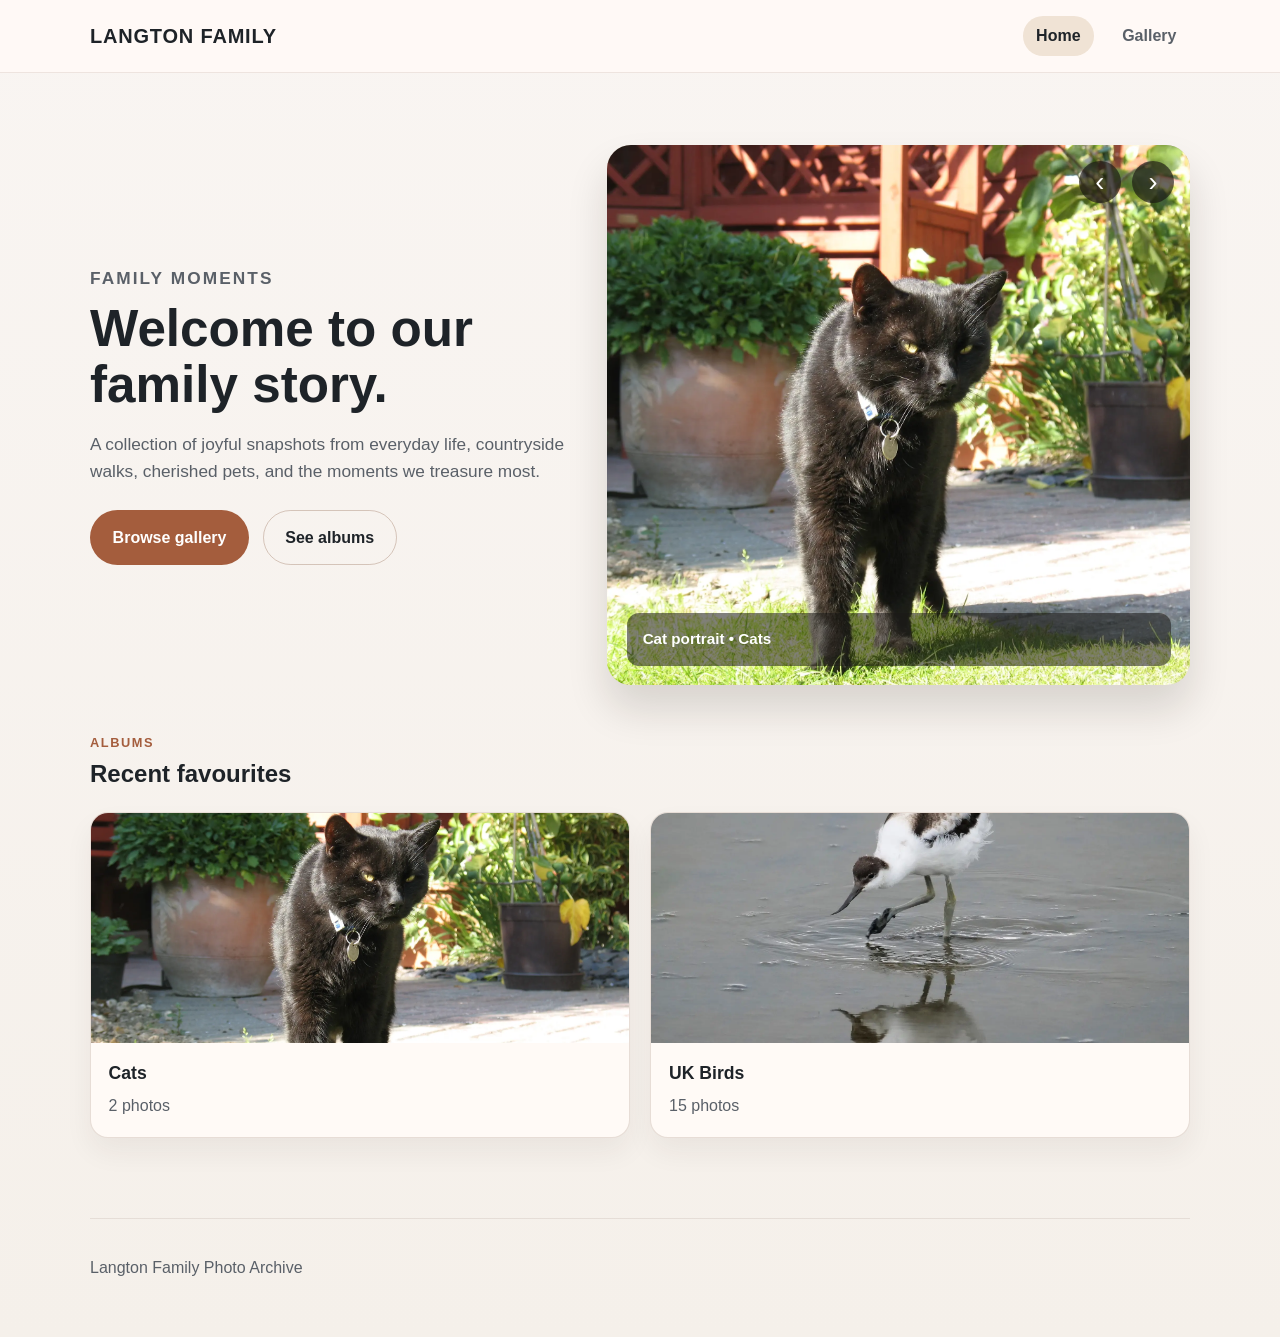
<file: index.html>
<!DOCTYPE html>
<html lang="en">
  <head>
    <meta charset="UTF-8" />
    <meta name="viewport" content="width=device-width, initial-scale=1.0" />
    <meta
      name="description"
      content="Langton family photo website with a slideshow and gallery of cherished memories."
    />
    <title>Langton Family | Home</title>
    <link rel="stylesheet" href="assets/css/styles.css" />
  </head>
  <body>
    <header class="site-header">
      <div class="container nav-wrap">
        <a class="brand" href="index.html">Langton Family</a>
        <nav class="main-nav" aria-label="Main navigation">
          <a class="active" href="index.html">Home</a>
          <a href="gallery.html">Gallery</a>
        </nav>
      </div>
    </header>

    <main>
      <section class="hero">
        <div class="container hero-content">
          <div class="hero-text">
            <p class="eyebrow">Family moments</p>
            <h1>Welcome to our family story.</h1>
            <p>
              A collection of joyful snapshots from everyday life, countryside walks,
              cherished pets, and the moments we treasure most.
            </p>
            <div class="cta-group">
              <a class="button primary" href="gallery.html">Browse gallery</a>
              <a class="button secondary" href="gallery.html?album=uk_birds">See albums</a>
            </div>
          </div>
          <div class="slideshow-shell" aria-live="polite">
            <div class="slideshow-controls">
              <button id="slideshow-prev" class="icon-button" aria-label="Previous photo">
                ‹
              </button>
              <button id="slideshow-next" class="icon-button" aria-label="Next photo">
                ›
              </button>
            </div>
            <img
              id="slideshow-image"
              src=""
              alt="Featured family photo"
            />
            <div class="slideshow-caption-box">
              <p id="slideshow-caption">Loading slideshow…</p>
            </div>
          </div>
        </div>
      </section>

      <section class="album-preview">
        <div class="container">
          <div class="section-heading">
            <p class="eyebrow">Albums</p>
            <h2>Recent favourites</h2>
          </div>
          <div id="album-cards" class="album-cards" aria-live="polite"></div>
        </div>
      </section>
    </main>

    <footer class="site-footer">
      <div class="container footer-wrap">
        <p>Langton Family Photo Archive</p>
      </div>
    </footer>

    <script src="assets/js/site.js"></script>
  </body>
</html>
</file>
<file: assets/css/styles.css>
:root {
  --bg: #f5f0ea;
  --panel: #fffaf6;
  --panel-strong: #f0e3d5;
  --ink: #1e2328;
  --muted: #5a6068;
  --accent: #a45d3d;
  --accent-dark: #7d452c;
  --shadow: rgba(25, 18, 12, 0.14);
}

* {
  box-sizing: border-box;
}

html {
  scroll-behavior: smooth;
}

body {
  margin: 0;
  font-family: "Segoe UI", Tahoma, sans-serif;
  background: linear-gradient(180deg, #f9f5f2 0%, var(--bg) 100%);
  color: var(--ink);
  line-height: 1.6;
}

a {
  color: inherit;
  text-decoration: none;
}

img {
  max-width: 100%;
  display: block;
}

button {
  font: inherit;
}

.container {
  width: min(1100px, calc(100% - 2rem));
  margin: 0 auto;
}

.site-header {
  background: rgba(255, 250, 246, 0.88);
  backdrop-filter: blur(8px);
  border-bottom: 1px solid rgba(112, 82, 60, 0.12);
  position: sticky;
  top: 0;
  z-index: 40;
}

.nav-wrap {
  display: flex;
  align-items: center;
  justify-content: space-between;
  gap: 1rem;
  min-height: 72px;
}

.brand {
  font-size: 1.25rem;
  font-weight: 700;
  letter-spacing: 0.04em;
  text-transform: uppercase;
}

.main-nav {
  display: flex;
  align-items: center;
  gap: 0.9rem;
  flex-wrap: wrap;
}

.main-nav a {
  padding: 0.45rem 0.85rem;
  border-radius: 999px;
  color: var(--muted);
  font-weight: 600;
  transition: background 0.2s ease, color 0.2s ease;
}

.main-nav a:hover,
.main-nav a:focus-visible,
.main-nav a.active {
  background: var(--panel-strong);
  color: var(--ink);
}

.hero {
  padding: 4.5rem 0 3rem;
}

.hero-content {
  display: grid;
  grid-template-columns: 1fr 1.2fr;
  align-items: center;
  gap: 2rem;
}

.eyebrow {
  margin: 0 0 0.5rem;
  font-size: 0.8rem;
  font-weight: 700;
  letter-spacing: 0.12em;
  color: var(--accent);
  text-transform: uppercase;
}

.hero-text h1,
.section-heading h1,
.section-heading h2 {
  margin: 0 0 1rem;
  line-height: 1.1;
}

.hero-text h1 {
  font-size: clamp(2.5rem, 4vw, 4.2rem);
}

.hero-text p {
  max-width: 38rem;
  color: var(--muted);
  font-size: 1.08rem;
}

.cta-group {
  display: flex;
  flex-wrap: wrap;
  gap: 0.85rem;
  margin-top: 1.5rem;
}

.button {
  display: inline-flex;
  align-items: center;
  justify-content: center;
  min-height: 46px;
  padding: 0.85rem 1.35rem;
  border-radius: 999px;
  font-weight: 700;
  border: 1px solid transparent;
  transition: transform 0.2s ease, box-shadow 0.2s ease;
}

.button:hover,
.button:focus-visible {
  transform: translateY(-1px);
  box-shadow: 0 8px 18px rgba(122, 73, 45, 0.14);
}

.button.primary {
  background: var(--accent);
  color: white;
}

.button.secondary {
  background: transparent;
  border-color: rgba(122, 73, 45, 0.28);
  color: var(--ink);
}

.slideshow-shell {
  position: relative;
  border-radius: 24px;
  overflow: hidden;
  background: #d8c7b5;
  box-shadow: 0 24px 40px var(--shadow);
  min-height: 440px;
}

.slideshow-shell img {
  width: 100%;
  height: 540px;
  object-fit: cover;
}

.slideshow-controls {
  position: absolute;
  top: 1rem;
  right: 1rem;
  display: flex;
  gap: 0.7rem;
  z-index: 2;
}

.icon-button,
.lightbox-nav,
.lightbox-close {
  border: none;
  background: rgba(25, 21, 18, 0.65);
  color: white;
  border-radius: 50%;
  cursor: pointer;
}

.icon-button {
  width: 42px;
  height: 42px;
  font-size: 1.7rem;
  line-height: 1;
}

.slideshow-caption-box {
  position: absolute;
  left: 1.2rem;
  right: 1.2rem;
  bottom: 1.2rem;
  background: rgba(26, 25, 22, 0.55);
  color: white;
  border-radius: 12px;
  padding: 0.9rem 1rem;
}

.slideshow-caption-box p {
  margin: 0;
  font-size: 0.95rem;
  font-weight: 600;
}

.album-preview,
.gallery-page {
  padding-bottom: 4rem;
}

.section-heading {
  margin-bottom: 1.5rem;
}

.section-heading.left-align {
  margin-bottom: 1rem;
}

.album-cards {
  display: grid;
  grid-template-columns: repeat(2, minmax(0, 1fr));
  gap: 1.3rem;
}

.album-card {
  display: block;
  background: var(--panel);
  border: 1px solid rgba(120, 90, 70, 0.18);
  border-radius: 18px;
  overflow: hidden;
  box-shadow: 0 14px 28px rgba(44, 35, 30, 0.06);
  transition: transform 0.2s ease;
}

.album-card:hover,
.album-card:focus-visible {
  transform: translateY(-3px);
}

.album-card img {
  width: 100%;
  height: 230px;
  object-fit: cover;
}

.album-card-body {
  padding: 1rem 1.1rem 1.2rem;
}

.album-card h3 {
  margin: 0 0 0.35rem;
  font-size: 1.1rem;
}

.album-card p {
  margin: 0;
  color: var(--muted);
}

.gallery-header {
  padding-top: 2.5rem;
}

.album-toolbar {
  display: flex;
  flex-wrap: wrap;
  gap: 0.75rem;
  margin-top: 1rem;
}

.filter-button {
  border: 1px solid rgba(121, 92, 71, 0.25);
  border-radius: 999px;
  padding: 0.65rem 0.9rem;
  background: rgba(255, 255, 255, 0.5);
  color: var(--ink);
  cursor: pointer;
  font-weight: 600;
}

.filter-button.active {
  background: var(--accent);
  border-color: var(--accent);
  color: white;
}

.gallery-grid {
  display: grid;
  grid-template-columns: repeat(auto-fit, minmax(200px, 1fr));
  gap: 1rem;
  margin-top: 1.5rem;
}

.gallery-card {
  background: var(--panel);
  border: 1px solid rgba(120, 90, 70, 0.18);
  border-radius: 18px;
  padding: 0.7rem;
  cursor: pointer;
  text-align: left;
  box-shadow: 0 12px 20px rgba(44, 35, 30, 0.04);
}

.gallery-card img {
  width: 100%;
  height: 220px;
  object-fit: cover;
  border-radius: 12px;
}

.gallery-card figcaption {
  display: flex;
  justify-content: space-between;
  align-items: center;
  gap: 0.5rem;
  margin-top: 0.7rem;
  color: var(--muted);
  font-size: 0.92rem;
}

.empty-state {
  grid-column: 1 / -1;
  padding: 2rem;
  border: 1px dashed rgba(120, 90, 70, 0.3);
  border-radius: 18px;
  text-align: center;
  color: var(--muted);
  background: rgba(255, 255, 255, 0.35);
}

.lightbox {
  position: fixed;
  inset: 0;
  display: grid;
  place-items: center;
  background: rgba(17, 16, 15, 0.82);
  z-index: 70;
  padding: 1rem;
}

.lightbox.hidden {
  display: none;
}

.lightbox-frame {
  position: relative;
  width: min(900px, 90vw);
  max-height: 80vh;
  display: grid;
  place-items: center;
  background: rgba(0, 0, 0, 0.2);
  border-radius: 18px;
  overflow: hidden;
}

.lightbox-frame img {
  width: 100%;
  height: auto;
  max-height: 80vh;
  object-fit: contain;
}

.lightbox-nav {
  position: absolute;
  top: 50%;
  transform: translateY(-50%);
  width: 52px;
  height: 52px;
  font-size: 2rem;
}

.lightbox-nav.prev {
  left: 1rem;
}

.lightbox-nav.next {
  right: 1rem;
}

.lightbox-close {
  position: absolute;
  top: 1.25rem;
  right: 1.25rem;
  width: 44px;
  height: 44px;
  font-size: 2rem;
}

.lightbox-meta {
  position: absolute;
  bottom: 1.5rem;
  left: 50%;
  transform: translateX(-50%);
  background: rgba(17, 18, 18, 0.58);
  color: white;
  padding: 0.75rem 1rem;
  border-radius: 999px;
  min-width: min(480px, 75vw);
  text-align: center;
}

.lightbox-meta p {
  margin: 0;
  font-weight: 600;
}

.site-footer {
  padding: 1rem 0 2.5rem;
  color: var(--muted);
}

.footer-wrap {
  border-top: 1px solid rgba(119, 86, 66, 0.12);
  padding-top: 1.25rem;
}

@media (max-width: 760px) {
  .hero-content {
    grid-template-columns: 1fr;
  }

  .album-cards {
    grid-template-columns: 1fr;
  }

  .slideshow-shell img {
    height: 420px;
  }

  .nav-wrap {
    flex-direction: column;
    justify-content: center;
    padding: 0.75rem 0;
  }

  .main-nav {
    justify-content: center;
  }
}
</file>
